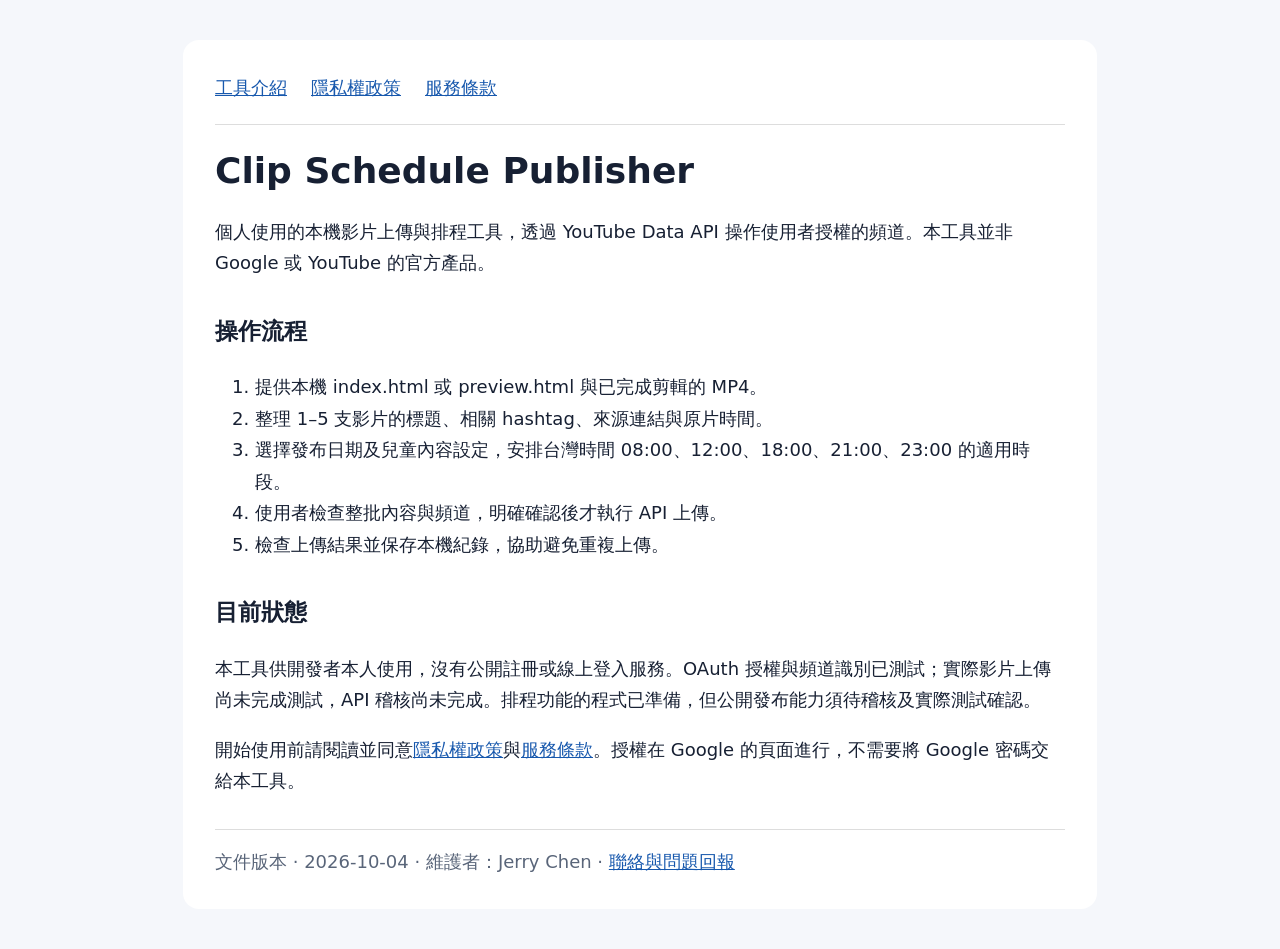
<file: index.html>
<!doctype html><html lang="zh-Hant"><meta charset="utf-8"><meta name="viewport" content="width=device-width,initial-scale=1"><title>Clip Schedule Publisher</title><link rel="stylesheet" href="style.css"><main><nav><a href="index.html">工具介紹</a><a href="privacy.html">隱私權政策</a><a href="terms.html">服務條款</a></nav><h1>Clip Schedule Publisher</h1><p>個人使用的本機影片上傳與排程工具，透過 YouTube Data API 操作使用者授權的頻道。本工具並非 Google 或 YouTube 的官方產品。</p><h2>操作流程</h2><ol><li>提供本機 index.html 或 preview.html 與已完成剪輯的 MP4。</li><li>整理 1–5 支影片的標題、相關 hashtag、來源連結與原片時間。</li><li>選擇發布日期及兒童內容設定，安排台灣時間 08:00、12:00、18:00、21:00、23:00 的適用時段。</li><li>使用者檢查整批內容與頻道，明確確認後才執行 API 上傳。</li><li>檢查上傳結果並保存本機紀錄，協助避免重複上傳。</li></ol><h2>目前狀態</h2><p>本工具供開發者本人使用，沒有公開註冊或線上登入服務。OAuth 授權與頻道識別已測試；實際影片上傳尚未完成測試，API 稽核尚未完成。排程功能的程式已準備，但公開發布能力須待稽核及實際測試確認。</p><p>開始使用前請閱讀並同意<a href="privacy.html">隱私權政策</a>與<a href="terms.html">服務條款</a>。授權在 Google 的頁面進行，不需要將 Google 密碼交給本工具。</p><footer>文件版本 · 2026-10-04 · 維護者：Jerry Chen · <a href="https://github.com/JerryChen716/clip-schedule-publisher/issues">聯絡與問題回報</a></footer></main></html>
</file>
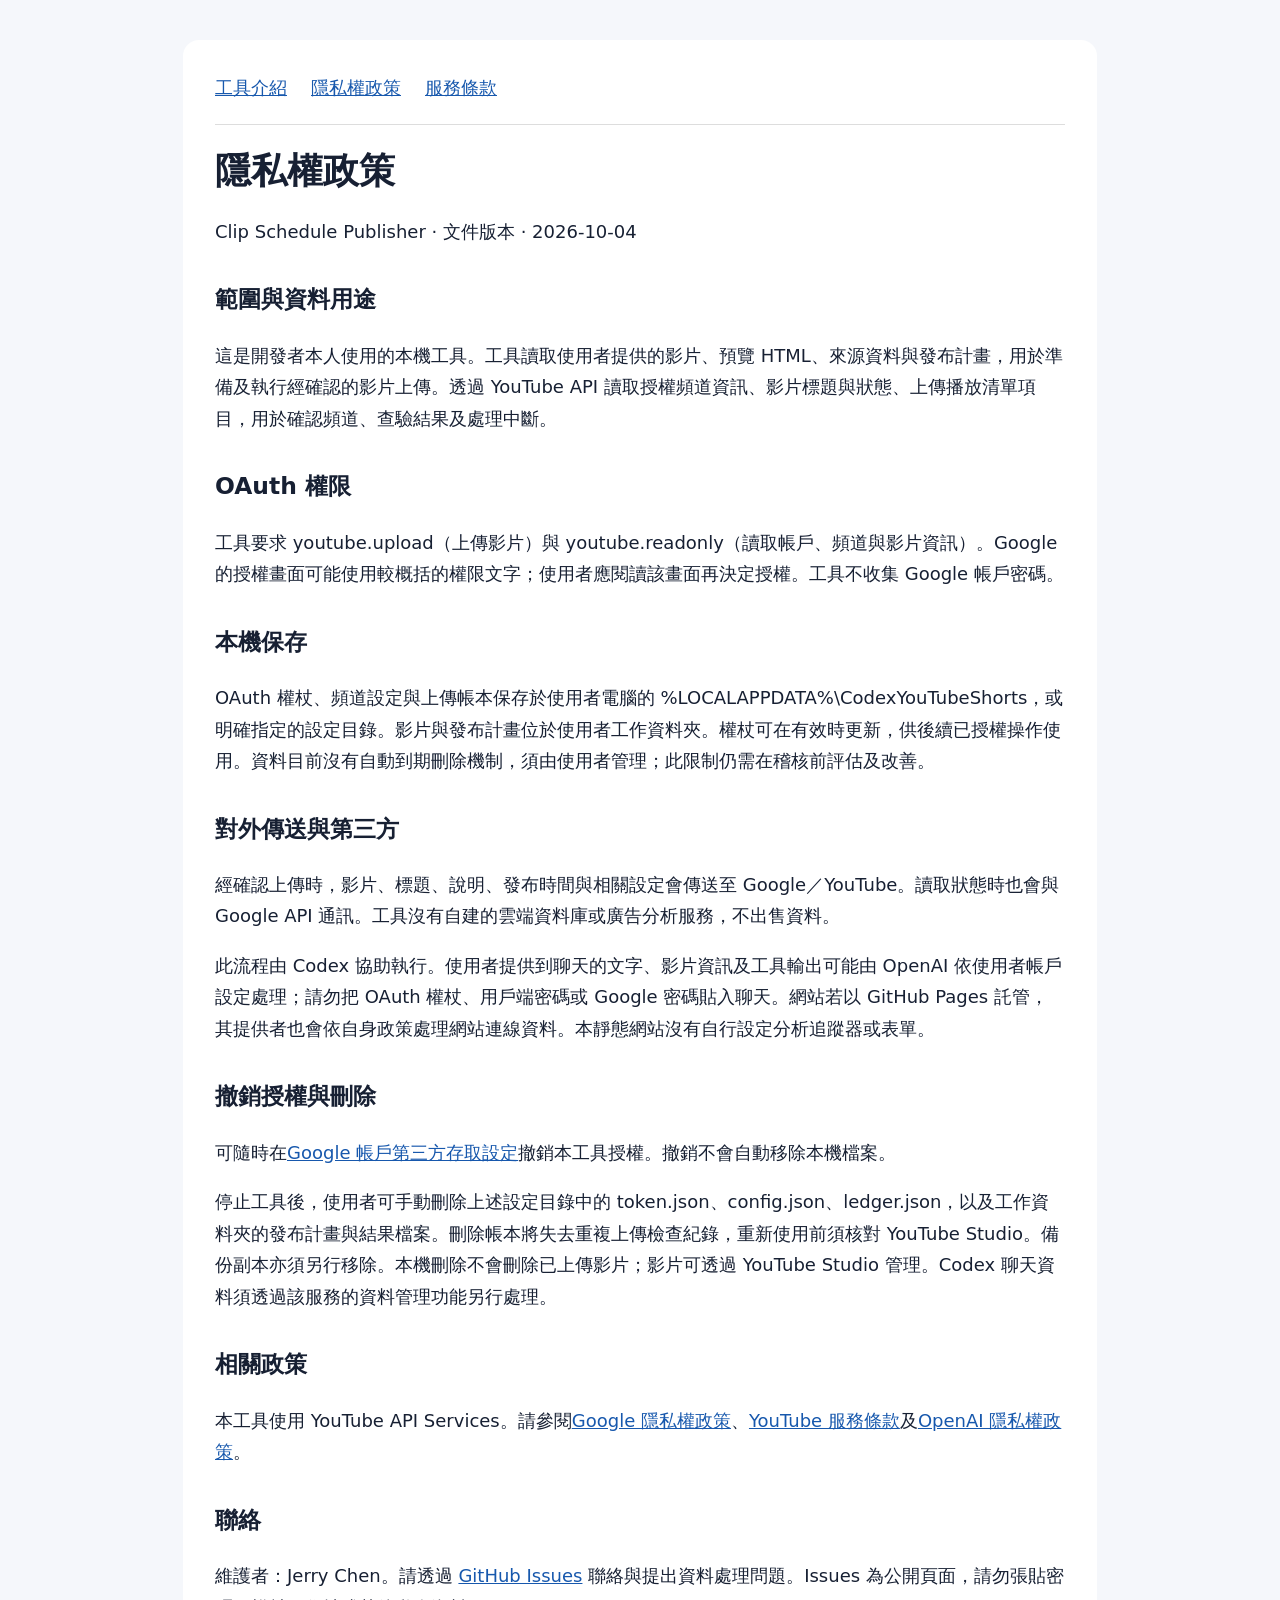
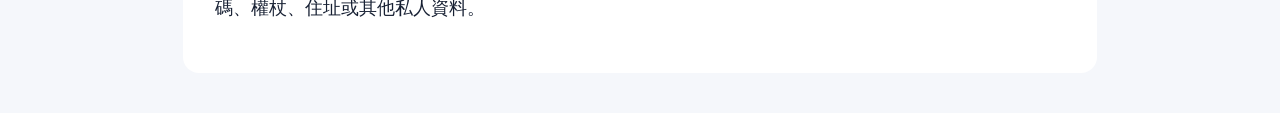
<file: privacy.html>
<!doctype html><html lang="zh-Hant"><meta charset="utf-8"><meta name="viewport" content="width=device-width,initial-scale=1"><title>隱私權政策 | Clip Schedule Publisher</title><link rel="stylesheet" href="style.css"><main><nav><a href="index.html">工具介紹</a><a href="privacy.html">隱私權政策</a><a href="terms.html">服務條款</a></nav><h1>隱私權政策</h1><p>Clip Schedule Publisher · 文件版本 · 2026-10-04</p><h2>範圍與資料用途</h2><p>這是開發者本人使用的本機工具。工具讀取使用者提供的影片、預覽 HTML、來源資料與發布計畫，用於準備及執行經確認的影片上傳。透過 YouTube API 讀取授權頻道資訊、影片標題與狀態、上傳播放清單項目，用於確認頻道、查驗結果及處理中斷。</p><h2>OAuth 權限</h2><p>工具要求 youtube.upload（上傳影片）與 youtube.readonly（讀取帳戶、頻道與影片資訊）。Google 的授權畫面可能使用較概括的權限文字；使用者應閱讀該畫面再決定授權。工具不收集 Google 帳戶密碼。</p><h2>本機保存</h2><p>OAuth 權杖、頻道設定與上傳帳本保存於使用者電腦的 %LOCALAPPDATA%\CodexYouTubeShorts，或明確指定的設定目錄。影片與發布計畫位於使用者工作資料夾。權杖可在有效時更新，供後續已授權操作使用。資料目前沒有自動到期刪除機制，須由使用者管理；此限制仍需在稽核前評估及改善。</p><h2>對外傳送與第三方</h2><p>經確認上傳時，影片、標題、說明、發布時間與相關設定會傳送至 Google／YouTube。讀取狀態時也會與 Google API 通訊。工具沒有自建的雲端資料庫或廣告分析服務，不出售資料。</p><p>此流程由 Codex 協助執行。使用者提供到聊天的文字、影片資訊及工具輸出可能由 OpenAI 依使用者帳戶設定處理；請勿把 OAuth 權杖、用戶端密碼或 Google 密碼貼入聊天。網站若以 GitHub Pages 託管，其提供者也會依自身政策處理網站連線資料。本靜態網站沒有自行設定分析追蹤器或表單。</p><h2>撤銷授權與刪除</h2><p>可隨時在<a href="https://security.google.com/settings/security/permissions">Google 帳戶第三方存取設定</a>撤銷本工具授權。撤銷不會自動移除本機檔案。</p><p>停止工具後，使用者可手動刪除上述設定目錄中的 token.json、config.json、ledger.json，以及工作資料夾的發布計畫與結果檔案。刪除帳本將失去重複上傳檢查紀錄，重新使用前須核對 YouTube Studio。備份副本亦須另行移除。本機刪除不會刪除已上傳影片；影片可透過 YouTube Studio 管理。Codex 聊天資料須透過該服務的資料管理功能另行處理。</p><h2>相關政策</h2><p>本工具使用 YouTube API Services。請參閱<a href="https://policies.google.com/privacy">Google 隱私權政策</a>、<a href="https://www.youtube.com/t/terms">YouTube 服務條款</a>及<a href="https://openai.com/policies/privacy-policy/">OpenAI 隱私權政策</a>。</p><h2>聯絡</h2><p>維護者：Jerry Chen。請透過 <a href="https://github.com/JerryChen716/clip-schedule-publisher/issues">GitHub Issues</a> 聯絡與提出資料處理問題。Issues 為公開頁面，請勿張貼密碼、權杖、住址或其他私人資料。</p></main></html>
</file>
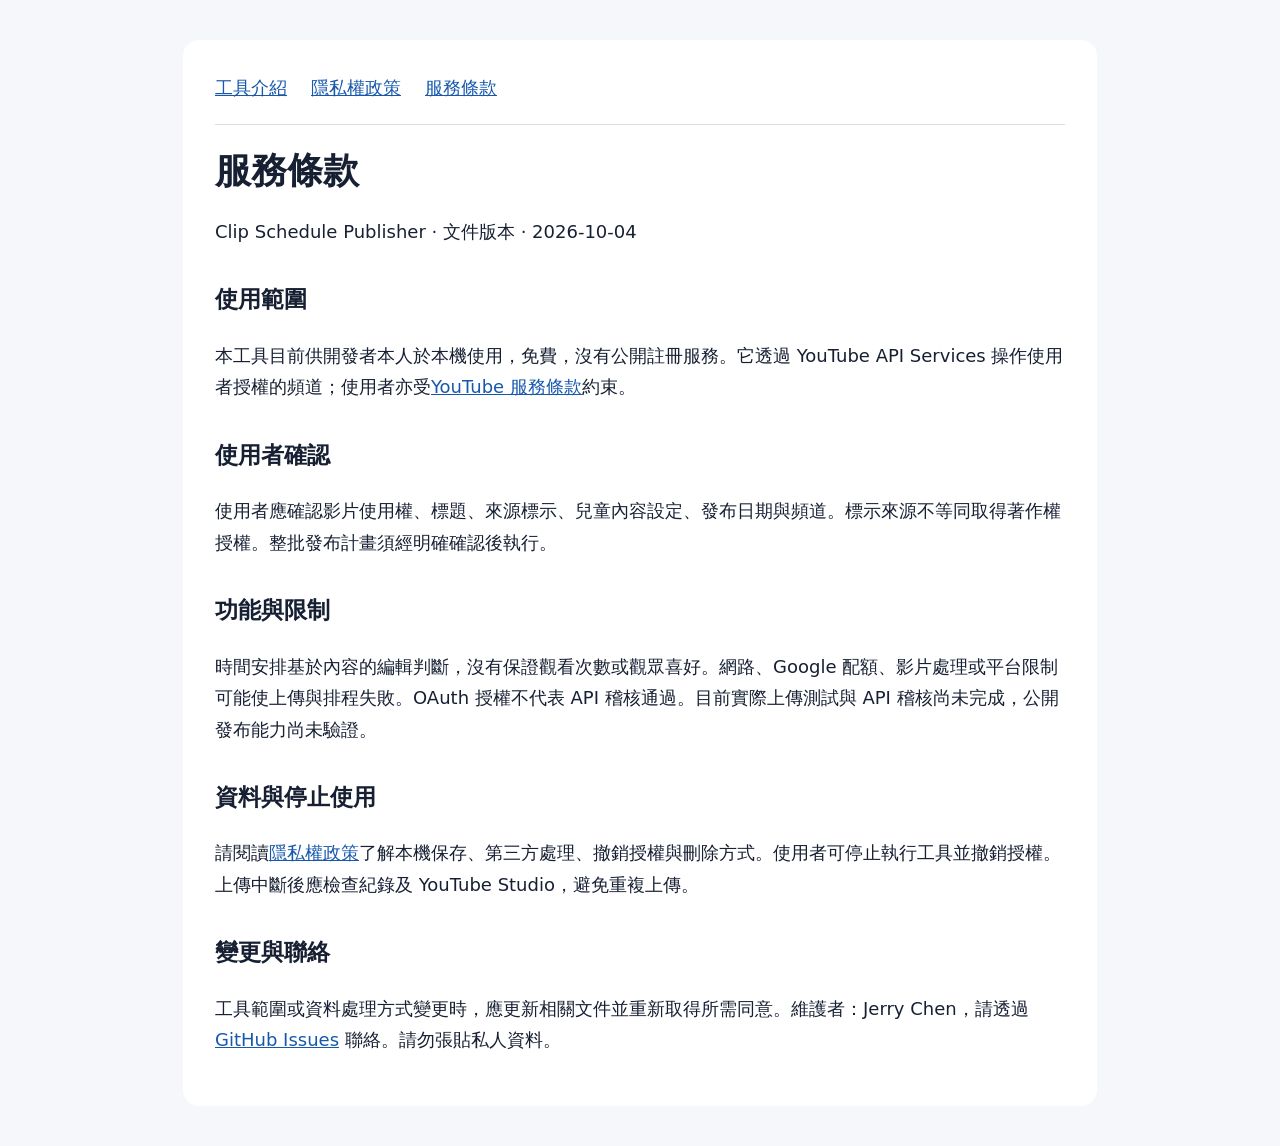
<file: terms.html>
<!doctype html><html lang="zh-Hant"><meta charset="utf-8"><meta name="viewport" content="width=device-width,initial-scale=1"><title>服務條款 | Clip Schedule Publisher</title><link rel="stylesheet" href="style.css"><main><nav><a href="index.html">工具介紹</a><a href="privacy.html">隱私權政策</a><a href="terms.html">服務條款</a></nav><h1>服務條款</h1><p>Clip Schedule Publisher · 文件版本 · 2026-10-04</p><h2>使用範圍</h2><p>本工具目前供開發者本人於本機使用，免費，沒有公開註冊服務。它透過 YouTube API Services 操作使用者授權的頻道；使用者亦受<a href="https://www.youtube.com/t/terms">YouTube 服務條款</a>約束。</p><h2>使用者確認</h2><p>使用者應確認影片使用權、標題、來源標示、兒童內容設定、發布日期與頻道。標示來源不等同取得著作權授權。整批發布計畫須經明確確認後執行。</p><h2>功能與限制</h2><p>時間安排基於內容的編輯判斷，沒有保證觀看次數或觀眾喜好。網路、Google 配額、影片處理或平台限制可能使上傳與排程失敗。OAuth 授權不代表 API 稽核通過。目前實際上傳測試與 API 稽核尚未完成，公開發布能力尚未驗證。</p><h2>資料與停止使用</h2><p>請閱讀<a href="privacy.html">隱私權政策</a>了解本機保存、第三方處理、撤銷授權與刪除方式。使用者可停止執行工具並撤銷授權。上傳中斷後應檢查紀錄及 YouTube Studio，避免重複上傳。</p><h2>變更與聯絡</h2><p>工具範圍或資料處理方式變更時，應更新相關文件並重新取得所需同意。維護者：Jerry Chen，請透過 <a href="https://github.com/JerryChen716/clip-schedule-publisher/issues">GitHub Issues</a> 聯絡。請勿張貼私人資料。</p></main></html>
</file>
<file: style.css>
body{margin:0;background:#f5f7fb;color:#172033;font:18px/1.75 system-ui,sans-serif}main{max-width:850px;margin:40px auto;padding:32px;background:white;border-radius:16px}nav{display:flex;gap:24px;flex-wrap:wrap;border-bottom:1px solid #ddd;padding-bottom:20px}a{color:#1758ad}h1{line-height:1.2}h2{font-size:1.3em;margin-top:32px}footer{border-top:1px solid #ddd;margin-top:32px;padding-top:16px;color:#596579}@media(max-width:600px){main{margin:0;padding:24px;border-radius:0}}
</file>
